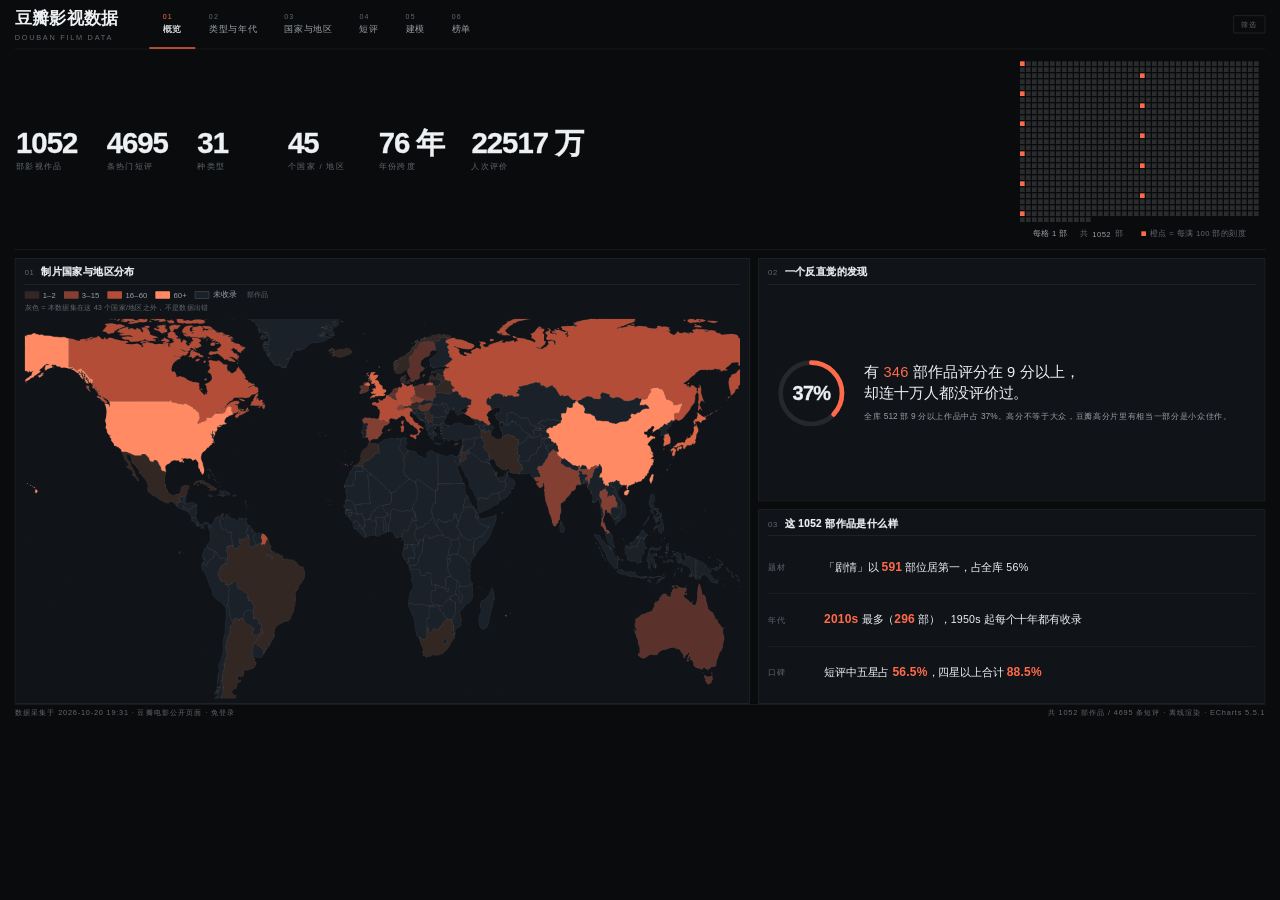
<file: 01_可视化页面/index.html>
<!DOCTYPE html>
<html lang="zh-CN">
<head>
<meta charset="UTF-8">
<title>豆瓣影视数据 · 五屏可视化</title>
<!-- 样式只有一个文件；想改配色看 css/style.css 最上面的 :root -->
<link rel="stylesheet" href="css/style.css">
</head>
<body>
<!-- 整个大屏固定 1920×1080，由 js/main.js 等比缩放到你的窗口 -->
<div id="stage">

  <!-- ============ 顶部导航：01 概览 / 02 类型与年代 / … ============
       点一下切换整屏内容。编号后的文字由 js/main.js 里 NAV 数组生成，
       想加一屏 → 在这里加 <section class="view" id="view-xxx">，
       main.js 的 NAV 里加一条，charts.js 的 buildXxx 里补画图即可。 -->
  <header class="nav">
    <div class="brand">
      <h1>豆瓣影视数据</h1>
      <span class="brand-sub" id="brandSub">DOUBAN FILM DATA</span>
    </div>
    <nav id="navBar"></nav>
    <!-- 筛选条：默认收起，鼠标移到右上角才滑出来（Q5） -->
    <div class="filter-dock" id="filterDock">
      <div class="filter-handle">筛选</div>
      <div class="filter-panel" id="chipBar"></div>
    </div>
  </header>

  <!-- 视图堆叠区：所有 .view 都绝对定位在里面，切换时只切显隐、不搬 DOM -->
  <div class="views">

  <!-- ==================== 01 概览 ==================== -->
  <section class="view" id="view-overview">
    <!-- 数据带：1052 个小方块，让人真的「看到」体量（Q10） -->
    <div class="scale" id="scaleBar"></div>

    <div class="ov-body">
      <!-- 左：世界地图，43 个国家/地区（Q11） -->
      <div class="card ov-map">
        <h3><span class="idx">01</span>制片国家与地区分布<span class="meta" id="mapNote"></span></h3>
        <!-- 图例：颜色深浅 = 该国作品数，灰色 = 本数据集没有收录 -->
        <div class="map-legend" id="mapLegend"></div>
        <div class="chart" id="chartWorld"></div>
      </div>

      <!-- 右上：反直觉结论 + 37% 进度环（Q12） -->
      <div class="card ov-finding">
        <h3><span class="idx">02</span>一个反直觉的发现</h3>
        <div class="finding" id="finding"></div>
      </div>

      <!-- 右下：三条核心结论 -->
      <div class="card ov-notes">
        <h3><span class="idx">03</span>这 1052 部作品是什么样</h3>
        <div class="notes" id="overviewNotes"></div>
      </div>
    </div>
  </section>

  <!-- ==================== 02 类型与年代 ==================== -->
  <section class="view" id="view-genre">
    <div class="grid-3">
      <div class="card">
        <h3><span class="idx">04</span>类型 TOP12<span class="meta">一部作品可属多个类型</span></h3>
        <div class="chart" id="chartGenre"></div>
      </div>
      <div class="card">
        <h3><span class="idx">05</span>年代分布<span class="meta">柱=作品数 线=平均分</span></h3>
        <div class="chart" id="chartDecade"></div>
      </div>
      <div class="card">
        <h3><span class="idx">06</span>评分 × 评价人数<span class="meta">纵轴取对数</span></h3>
        <div class="chart" id="chartScatter"></div>
      </div>
    </div>
    <div class="card wide">
      <h3><span class="idx">07</span>短评数量随年份变化<span class="meta">4695 条短评，2005–2026</span></h3>
      <div class="chart" id="chartYear"></div>
    </div>
  </section>

  <!-- ==================== 03 国家与地区 ==================== -->
  <section class="view" id="view-country">
    <div class="country-body">
      <div class="card">
        <h3><span class="idx">08</span>国家 / 地区 TOP15<span class="meta">按作品数</span></h3>
        <div class="chart" id="chartCountry"></div>
      </div>
      <div class="card">
        <h3><span class="idx">09</span>全部 45 个国家 / 地区明细<span class="meta">拖到底可以看到小国</span></h3>
        <div class="country-list" id="countryList"></div>
      </div>
    </div>
  </section>

  <!-- ==================== 04 短评 ==================== -->
  <section class="view" id="view-comment">
    <div class="comment-body">
      <div class="card">
        <h3><span class="idx">10</span>短评高频词<span class="meta">jieba 分词</span></h3>
        <div class="chart" id="chartWord"></div>
      </div>
      <div class="comment-right">
        <!-- 双分母星级堆叠条（Q13） -->
        <div class="card">
          <h3><span class="idx">11</span>星级分布：两套分母<span class="meta">两条几乎重合</span></h3>
          <div class="chart" id="chartStarDual"></div>
        </div>
        <!-- 真实短评示例 -->
        <div class="card">
          <h3><span class="idx">12</span>真实短评摘录<span class="meta">按「有用」数排序</span></h3>
          <div class="samples" id="samples"></div>
        </div>
      </div>
    </div>
  </section>

  <!-- ==================== 05 建模 ==================== -->
  <section class="view" id="view-model">
    <div class="model-body">
      <div class="card">
        <h3><span class="idx">13</span>短评文本能预测星级吗<span class="meta">5 折交叉验证</span></h3>
        <div class="model-verdict" id="modelVerdict"></div>
        <div class="chart" id="chartModelBar"></div>
      </div>
      <div class="card">
        <h3><span class="idx">14</span>好评与差评的特征词<span class="meta">逻辑回归权重</span></h3>
        <div class="words-duo" id="wordsDuo"></div>
      </div>
      <div class="card">
        <h3><span class="idx">15</span>三分类混淆矩阵<span class="meta">差评/中评/好评</span></h3>
        <div class="chart" id="chartConfusion"></div>
      </div>
    </div>
  </section>

  <!-- ==================== 06 榜单 ==================== -->
  <section class="view" id="view-rank">
    <div class="rank-body">
      <div class="card">
        <h3><span class="idx">16</span>豆瓣 Top250 上榜作品<span class="meta" id="rankNote"></span></h3>
        <div class="rank-list" id="rankList"></div>
      </div>
      <div class="card">
        <h3><span class="idx">17</span>全库高分榜 TOP30<span class="meta">同名作品只留评价人数最多</span></h3>
        <div class="rank-list" id="rankAll"></div>
      </div>
    </div>
  </section>

  </div><!-- /.views -->

  <footer>
    <span id="footLeft">数据来源：豆瓣电影（本机 Python 采集 · 免登录）</span>
    <span id="footRight">离线渲染 · 无需服务器 · ECharts 5.5.1</span>
  </footer>
</div>

<!-- 数据：由 analysis/02_export_web_data.py 生成，不要手改 -->
<script src="js/data.js"></script>
<!-- 地图轮廓（本地打包，双击离线可用） -->
<script src="js/world-map.js"></script>
<!-- ECharts 本体 + 词云插件（本地文件，不联网） -->
<script src="js/lib/echarts.min.js"></script>
<script src="js/lib/echarts-wordcloud.min.js"></script>
<!-- 图表配置 → 导航与切换 → 启动 -->
<script src="js/charts.js"></script>
<script src="js/main.js"></script>
</body>
</html>
</file>
<file: 01_可视化页面/css/style.css>
/* ==========================================================================
   style.css —— 五屏可视化的外观
   --------------------------------------------------------------------------
   这一版的设计原则（2026-10-20 重做）：
     1. 多视图：顶部 01~06 导航切换整屏，每屏只讲一件事（不再一格格挤满）
     2. 全衬线（Q15）：标题与数字都用衬线，只有小号标签用黑体，形成对比
     3. 近黑底 + 中性灰 + 一个强调色（珊瑚橘），装饰全部去掉
     4. 层级靠「字号反差 + 字距」拉开：数字很大、标签很小且字距宽

   想改 UI，90% 的情况只需要改下面 :root 里的变量。
   ========================================================================== */

:root {
  /* ---- 底色 ---- */
  --bg: #0a0b0d;
  --surface: #101317;
  --surface-2: #161a1f;

  /* ---- 结构线：白色低透明度 ---- */
  --line: rgba(255, 255, 255, .08);
  --line-strong: rgba(255, 255, 255, .14);

  /* ---- 文字三级 ---- */
  --text: #eef1f4;
  --text-dim: #9aa1a8;
  --text-mute: #61686f;

  /* ---- 唯一强调色：珊瑚橘 ---- */
  --hot: #ff6b4a;
  --hot-soft: rgba(255, 107, 74, .16);

  /* ---- 字体：思源黑体为主，标题才用衬线 ----
     2026-10-20 换字体：原来全站宋体（SimSun）在近黑底上笔画发虚、中文小字糊成一片，
     现在改为「思源黑体（Noto Sans SC）打底、标题用思源宋体（Noto Serif SC）」。
     这两个都是本机 C:\Windows\Fonts 里已有的可变字体，离线也能用；没装的系统会退到
     微软雅黑 / 苹方，仍然是黑体观感。 */
  --font-serif: "Noto Serif SC", "Source Han Serif SC", "Songti SC", "SimSun", serif;
  --font-sans: "Noto Sans SC", "Microsoft YaHei", "PingFang SC", "Segoe UI", sans-serif;

  /* ---- 字号基准 ----
     全站小字从 9~10px 整体抬到 11~12px：1920 画布投到 1080 屏是 1:1，
     9px 在普通显示器上已经接近不可读。改这两个变量能整体缩放，但个别地方
     还是写死了 px，想彻底放大请用浏览器的 Ctrl + 滚轮（页面会等比缩放）。 */
  --fs-mini: 11px;    /* 极小的编号、单位、页脚 */
  --fs-cap: 12px;     /* 说明性小标签 */

  --gap: 12px;
  --radius: 2px;
}

* { margin: 0; padding: 0; box-sizing: border-box; }

html, body {
  width: 100%; height: 100%; overflow: hidden;
  background: var(--bg);
  color: var(--text);
  font-family: var(--font-sans);   /* 2026-10-20：打底字体由宋体改为思源黑体 */
  -webkit-font-smoothing: antialiased;
}

/* 数字统一等宽，换数值时不左右跳 */
.tnum { font-variant-numeric: tabular-nums; }

/* ======================= 舞台 ======================= */
#stage {
  position: absolute; top: 0; left: 0;
  width: 1920px; height: 1080px;
  transform-origin: top left;
  padding: 0 22px;
  display: flex; flex-direction: column;
}

/* ======================= 顶部导航 ======================= */
.nav {
  height: 74px; flex: none;
  display: flex; align-items: center;
  border-bottom: 1px solid var(--line);
}
.brand { display: flex; flex-direction: column; gap: 6px; margin-right: 46px; }
.brand h1 {
  font-family: var(--font-serif);    /* 全站唯二用宋体的地方：品牌名与卡片标题 */
  font-size: 25px; font-weight: 700; letter-spacing: 1px;
  /* 思源宋体有完整的字重，不再需要描边补粗；留 0 更干净 */
  -webkit-text-stroke: 0;
}
.brand-sub {
  font-family: var(--font-sans);
  font-size: 11px; letter-spacing: 2.6px; color: var(--text-mute);
  text-transform: uppercase;
  -webkit-text-stroke: 0;             /* ★ 小字号必须关掉描边，否则糊成一团 */
}

/* 导航按钮：01 概览 / 02 类型与年代 … */
#navBar { display: flex; align-items: stretch; height: 100%; }
.nav-item {
  display: flex; flex-direction: column; justify-content: center; gap: 4px;
  padding: 0 20px; cursor: pointer;
  border-bottom: 2px solid transparent;
  transition: color .15s, border-color .15s;
}
.nav-item .num {
  font-family: var(--font-sans);
  font-size: 10.5px; letter-spacing: 1.8px; color: var(--text-mute);
  -webkit-text-stroke: 0;
}
.nav-item .txt {
  font-size: 14px; color: var(--text-dim); letter-spacing: .6px;
}
.nav-item:hover .txt { color: var(--text); }
.nav-item.on { border-bottom-color: var(--hot); }
.nav-item.on .txt { color: var(--text); -webkit-text-stroke: .3px currentColor; }
.nav-item.on .num { color: var(--hot); }

/* 筛选条：默认只露出一条竖标签，鼠标移到右上角滑开（Q5） */
.filter-dock {
  margin-left: auto; position: relative;
  display: flex; align-items: center; height: 100%;
}
.filter-handle {
  font-family: var(--font-sans);
  font-size: 11px; letter-spacing: 2px; color: var(--text-mute);
  border: 1px solid var(--line-strong); border-radius: 2px;
  padding: 5px 10px; cursor: pointer; white-space: nowrap;
  -webkit-text-stroke: 0;
}
.filter-panel {
  position: absolute; right: 0; top: 74px;
  display: none; gap: 8px; align-items: center;
  padding: 12px 16px;
  background: var(--surface-2);
  border: 1px solid var(--line-strong); border-radius: 2px;
  white-space: nowrap; z-index: 50;
}
.filter-dock:hover .filter-panel { display: flex; }
.chip-group { display: flex; align-items: center; gap: 5px; }
.chip-group .cap {
  font-family: var(--font-sans); font-size: 11px; letter-spacing: 1.6px;
  color: var(--text-mute); margin-right: 2px; -webkit-text-stroke: 0;
}
.chip {
  font-family: var(--font-sans); font-size: 12.5px; line-height: 1;
  padding: 6px 11px; border-radius: 2px;
  border: 1px solid var(--line-strong); background: transparent; color: var(--text-dim);
  cursor: pointer; transition: all .15s;
}
.chip:hover { color: var(--text); border-color: rgba(255, 107, 74, .6); }
.chip.on { background: var(--hot); border-color: var(--hot); color: #12100f; font-weight: 600; }

/* ======================= 视图切换 ======================= */
/* 每屏是一个 <section class="view">，默认全隐藏，只有 .view.on 显示。
   切换动画是 200ms 淡入（Q17）。

   ★ 隐藏用 visibility 而不是 display:none。
     原因：display:none 时容器宽高为 0，ECharts 之后的实例都以 0 尺寸创建，
     词云 / 地图这类要预先量文字尺寸的图会算出空布局（表现为整块空白）。
     visibility 隐藏的容器仍有真实尺寸，切回来只需重新 resize。 */
.view {
  flex: 1; min-height: 0;
  position: absolute; left: 0; right: 0; top: 0; bottom: 0;
  display: flex; flex-direction: column;
  padding: 14px 0 0;
  opacity: 0; visibility: hidden;
  transition: opacity .2s ease, visibility 0s linear .2s;
}
.view.on {
  opacity: 1; visibility: visible;
  transition: opacity .2s ease, visibility 0s linear 0s;
}
/* .views 是这个舞台内的「视图堆叠区」，给绝对定位的 .view 当参照 */
.views { position: relative; flex: 1; min-height: 0; }

/* ======================= 通用卡片 ======================= */
.card {
  display: flex; flex-direction: column; min-height: 0;
  background: var(--surface);
  border: 1px solid var(--line);
  border-radius: var(--radius);
  padding: 11px 14px 7px;
  overflow: hidden;
}
.card > h3 {
  flex: none;
  display: flex; align-items: baseline; gap: 10px;
  font-size: 15px; font-weight: 700; color: var(--text); letter-spacing: .6px;
  padding-bottom: 8px; margin-bottom: 8px;
  border-bottom: 1px solid var(--line);
  -webkit-text-stroke: .3px currentColor;
}
.card > h3 .idx {
  font-family: var(--font-sans); font-size: 11.5px; font-weight: 400;
  color: var(--text-mute); letter-spacing: 1px; -webkit-text-stroke: 0;
}
.card > h3 .meta {
  margin-left: auto;
  font-family: var(--font-sans); font-size: 11px; letter-spacing: .3px;
  color: var(--text-mute); -webkit-text-stroke: 0;
}
/* 图表容器自动撑满卡片剩余空间 */
.chart { flex: 1; min-height: 0; width: 100%; }

/* ======================= ① 概览 ======================= */
/* 数据带：数字 + 小方块（Q10）。方块由 main.js 用 CSS Grid 一次性生成 */
.scale {
  flex: none;
  display: flex; align-items: center; gap: 40px;
  padding: 4px 2px 16px;
  border-bottom: 1px solid var(--line);
  margin-bottom: var(--gap);
}
.scale .num-block { display: flex; flex-direction: column; gap: 6px; flex: none; min-width: 96px; }
.scale .num-block .v {
  font-size: 44px; line-height: 1; font-weight: 700; letter-spacing: -1.5px;
  -webkit-text-stroke: .5px currentColor;
}
.scale .num-block .l {
  font-family: var(--font-sans); font-size: 11.5px; letter-spacing: 2px;
  color: var(--text-mute); text-transform: uppercase; -webkit-text-stroke: 0;
}
/* 1052 个方块：一行 40 个，26 行多一点，正好铺成一条 */
.grid-wrap {
  display: flex; flex-direction: column; align-items: center; gap: 10px;
  /* 方块群整体靠右放，吃掉数字区右侧的空白 */
  margin-left: auto; margin-right: 8px;
}
.block-grid {
  display: grid; grid-template-columns: repeat(40, 7px); gap: 2px;
  width: fit-content;
}
.block-grid i {
  display: block; width: 7px; height: 7px; background: rgba(255, 255, 255, .13);
}
/* 每 100 个染一次强调色，方便一眼数出百位数 */
.block-grid i.mark { background: var(--hot); }
/* 方块群下方的说明行：讲清楚"一格 = 一部片" */
.grid-cap {
  font-family: var(--font-sans); font-size: 11.5px; letter-spacing: .6px;
  color: var(--text-mute); -webkit-text-stroke: 0;
  display: flex; align-items: center; gap: 6px;
}
.grid-cap b { color: var(--text-dim); font-weight: 400; }
.grid-cap .dot {
  display: inline-block; width: 7px; height: 7px;
  background: var(--hot); margin-left: 8px;
}

.ov-body {
  flex: 1; min-height: 0;
  display: grid; grid-template-columns: 1.45fr 1fr; grid-template-rows: 1fr .8fr;
  gap: var(--gap);
}
.ov-map { grid-row: 1 / 3; }

/* ===== 世界地图图例 =====
   一排「色块 + 说明」：从少到多的四档 + 一个灰色「未收录」。
   颜色和数据里 worldColor() 的色阶保持一致（改色时两边一起改）。 */
.map-legend {
  display: flex; flex-direction: column; gap: 4px;
  padding: 0 0 8px; flex: none;
}
.map-legend .lg-row {
  display: flex; align-items: center; gap: 12px; flex-wrap: wrap;
}
.map-legend .lg {
  display: flex; align-items: center; gap: 5px;
  font-size: 11.5px; color: var(--text-dim); letter-spacing: .2px;
}
.map-legend .lg i {
  display: block; width: 22px; height: 11px; border-radius: 1px;
}
/* 未收录：和数据里 areaColor 一样的深灰 + 细边 */
.map-legend .lg i.none { background: #1b2129; border: 1px solid rgba(255,255,255,.18); }
.map-legend .lg-unit { font-size: 11px; color: var(--text-mute); margin-left: 2px; }
.map-legend .lg-tip {
  font-size: 11px; color: var(--text-mute); line-height: 1.45;
}

/* 反直觉结论区 */
.finding { flex: 1; min-height: 0; display: flex; align-items: center; gap: 20px; padding: 0 6px; }
.finding .ring { flex: none; width: 118px; height: 118px; position: relative; }
.finding .ring svg { transform: rotate(-90deg); }
.finding .ring .val {
  position: absolute; inset: 0;
  display: flex; align-items: center; justify-content: center;
  font-size: 30px; font-weight: 700; letter-spacing: -1px;
  -webkit-text-stroke: .5px currentColor;
}
.finding .txt { display: flex; flex-direction: column; gap: 9px; }
.finding .txt .big {
  font-size: 22px; line-height: 1.45; letter-spacing: .4px;
  -webkit-text-stroke: 0;
}
.finding .txt .big em { font-style: normal; color: var(--hot); }
.finding .txt .sub {
  font-family: var(--font-sans); font-size: 12.5px; line-height: 1.7; color: var(--text-dim);
}

/* 三条核心结论 */
.notes { flex: 1; min-height: 0; display: flex; flex-direction: column; }
.note-row {
  flex: 1; display: flex; align-items: center; gap: 12px;
  border-bottom: 1px solid rgba(255, 255, 255, .05);
}
.note-row:last-child { border-bottom: none; }
.note-row .k {
  font-family: var(--font-sans); font-size: 12px; letter-spacing: 1.4px;
  color: var(--text-mute); width: 72px; flex: none; -webkit-text-stroke: 0;
}
.note-row .v { font-size: 16px; color: var(--text); letter-spacing: .3px; }
.note-row .v b { color: var(--hot); font-weight: 700; font-size: 18px; }

/* ======================= ② 类型与年代 ======================= */
.grid-3 {
  flex: 1; min-height: 0;
  display: grid; grid-template-columns: 1fr 1fr 1fr; gap: var(--gap);
}
.card.wide { flex: none; height: 236px; margin-top: var(--gap); }

/* ======================= ③ 国家与地区 ======================= */
.country-body {
  flex: 1; min-height: 0;
  display: grid; grid-template-columns: 1fr 1.15fr; gap: var(--gap);
}
.country-list {
  flex: 1; min-height: 0; overflow-y: auto;
  /* 先行后列会让左栏排满、右栏空，所以指定 column 流：左栏排满再排右栏。
     ★ grid-template-rows 用 fr 而不是固定 26px：43 个国家分两列各 22 行，
     固定高度会让列表停在卡片中间、下面一截空白；用 fr 让这些行均分容器高度，
     小国多的时候也不会溢出（溢出由 overflow-y 兜底滚动）。 */
  display: grid; grid-template-columns: 1fr 1fr;
  grid-auto-flow: column;
  grid-template-rows: repeat(22, minmax(0, 1fr));
  gap: 0 22px;
  padding-right: 6px;
}
.country-list::-webkit-scrollbar { width: 6px; }
.country-list::-webkit-scrollbar-thumb { background: rgba(255, 255, 255, .14); }
.cl-row {
  display: flex; align-items: center; gap: 8px; min-height: 0;
  border-bottom: 1px solid rgba(255, 255, 255, .045);
  font-size: 13.5px;
}
.cl-row .nm { flex: 1; color: var(--text-dim); overflow: hidden; text-overflow: ellipsis; white-space: nowrap; }
.cl-row .bar { height: 4px; background: rgba(255, 255, 255, .14); flex: none; }
.cl-row .bar.hot { background: var(--hot); }
.cl-row .n {
  font-family: var(--font-sans); font-size: 12px; color: var(--text-mute);
  width: 38px; text-align: right; flex: none; -webkit-text-stroke: 0;
}

/* ======================= ④ 短评 ======================= */
.comment-body {
  flex: 1; min-height: 0;
  display: grid; grid-template-columns: 1fr 1.25fr; gap: var(--gap);
}
.comment-right { display: grid; grid-template-rows: 1fr 1fr; gap: var(--gap); min-height: 0; }

/* ★ 布局策略：星星「只负责上色」，序号「只负责尺寸」。
   .sample 是按行等高的 flex，每一行高度不一样，如果让星级那一格带着
   五颗 ★ 一起 flex:1，★ 就会撑高整行、把正文挤到右下角（之前就是这样）。
   现在两层：外层 .st 宽度固定、不参与高度撑开；里面的 .st-line 用
   font-size:0 把纯文本节点「★★★★★」的高度归零，只剩一个 <i> 决定高度。 */
.samples { flex: 1; min-height: 0; display: flex; flex-direction: column; gap: 8px; overflow: hidden; }
.sample {
  flex: 1; min-height: 0; display: flex; gap: 12px; align-items: center;
  padding: 8px 0; border-bottom: 1px solid rgba(255, 255, 255, .05);
}
.sample:last-child { border-bottom: none; }
.sample .st {
  font-family: var(--font-sans); font-size: 12px; letter-spacing: 1px;
  color: var(--text-mute); width: 58px; flex: none;
  align-self: center;
  -webkit-text-stroke: 0;
}
.sample .st-line { display: block; font-size: 0; line-height: 0; }   /* 抹掉 ★ 文本节点的高度 */
.sample .st-line i {
  font-style: normal; font-size: 12px; line-height: 1.3; letter-spacing: 1px;
  color: var(--text-mute);
}
.sample .st-line i.hi { color: var(--hot); }
.sample .st-no {
  display: block; margin-top: 2px;
  font-size: 11px; line-height: 1.3; color: var(--text-mute);
}
/* 行高 1.8 + 两行截断：三张卡片高度一致，长评论不会把卡片撑破 */
.sample .tx {
  flex: 1; font-size: 13.5px; line-height: 1.8; color: var(--text-dim);
  display: -webkit-box; -webkit-line-clamp: 2; -webkit-box-orient: vertical; overflow: hidden;
}
.sample .tx b { color: var(--text); font-weight: 400; }

/* ======================= ⑤ 建模 ======================= */
.model-body {
  flex: 1; min-height: 0;
  display: grid; grid-template-columns: 1.15fr 1fr 1fr; gap: var(--gap);
}
.model-verdict {
  flex: none; padding-bottom: 12px; margin-bottom: 12px;
  border-bottom: 1px solid var(--line);   /* 和下面的图之间拉一条线，避免文字悬在半空 */
  font-size: 13.5px; line-height: 1.75; color: var(--text-dim);
}
.model-verdict b { color: var(--hot); font-weight: 700; font-size: 16px; }
/* 三块内容（好评词 / 差评词 / 读法）垂直分布。
   ★ 词条要跟着卡片高度长大：14px 的字放在 900px 高的列里，
   底部会空出一大片。所以词块均分剩余高度（flex:1），
   .ws 用 align-content: space-between 让行距自然散开。 */
.words-duo {
  flex: 1; min-height: 0;
  display: grid; grid-template-rows: 1fr 1fr auto; gap: 14px;
}
.words-col {
  display: flex; flex-direction: column; gap: 8px; min-height: 0;
}
.words-col .cap {
  font-family: var(--font-sans); font-size: 12px; letter-spacing: 1.6px;
  color: var(--text-mute); -webkit-text-stroke: 0; flex: none;
}
.words-col .ws {
  flex: 1; min-height: 0;
  display: flex; flex-direction: column;
}
/* 词条网格：每行 3 格、等宽等高，整块铺满 .ws 的高度 */
.words-col .wtags {
  flex: 1; min-height: 0;
  display: grid;
  grid-template-columns: repeat(3, minmax(0, 1fr));
  grid-auto-rows: minmax(0, 1fr);
  gap: 8px;
}
.wtag {
  display: flex; align-items: center; justify-content: center;
  font-size: 17px; border-radius: 2px;
  border: 1px solid var(--line-strong); color: var(--text-dim);
  line-height: 1.2; letter-spacing: .5px;
  white-space: nowrap; overflow: hidden; text-overflow: ellipsis;
}
.wtag.pos { color: var(--hot); border-color: rgba(255, 107, 74, .45); }
.wtag.neg { color: #8fa6b8; border-color: rgba(143, 166, 184, .35); }

/* ======================= ⑥ 榜单 ======================= */
.rank-body {
  flex: 1; min-height: 0;
  display: grid; grid-template-columns: 1fr 1fr; gap: var(--gap);
}
.rank-list {
  flex: 1; min-height: 0; overflow: hidden;
  display: grid; grid-auto-rows: minmax(0, 1fr);   /* ★ 必须 minmax(0,1fr)，否则行高被文字撑开、末尾几行被裁 */
}
.rk-row {
  display: grid;
  grid-template-columns: 28px minmax(0, 1fr) 50px 40px 74px;
  align-items: center; column-gap: 9px;
  border-bottom: 1px solid rgba(255, 255, 255, .045);
  padding: 0 3px;
}
.rk-row:last-child { border-bottom: none; }
.rk-row:hover { background: rgba(255, 255, 255, .035); }
.rk-row .rk { font-family: var(--font-sans); font-size: 11.5px; color: var(--text-mute); -webkit-text-stroke: 0; }
.rk-row .nm { font-size: 14px; color: var(--text); overflow: hidden; text-overflow: ellipsis; white-space: nowrap; }
.rk-row .yr { font-family: var(--font-sans); font-size: 11.5px; color: var(--text-mute); text-align: right; -webkit-text-stroke: 0; }
.rk-row .sc { font-size: 15px; font-weight: 700; color: var(--hot); text-align: right; -webkit-text-stroke: 0; }
.rk-row .vt { font-family: var(--font-sans); font-size: 11.5px; color: var(--text-dim); text-align: right; -webkit-text-stroke: 0; }

/* ======================= 底栏 ======================= */
footer {
  flex: none; height: 24px;
  font-family: var(--font-sans);
  font-size: 11px; letter-spacing: 1.2px; color: var(--text-mute);
  display: flex; align-items: center; justify-content: space-between;
  border-top: 1px solid var(--line);
  -webkit-text-stroke: 0;
}

/* ======================= 词云（canvas 自绘） ======================= */
/* charts.js 的 buildWord() 直接往这个容器里放一张 <canvas class="wc">。
   尺寸撑满卡片剩余空间，字号/颜色都由 JS 算，CSS 只负责撑开。 */
#chartWord { position: relative; overflow: hidden; }
#chartWord canvas.wc { display: block; width: 100%; height: 100%; }
</file>
